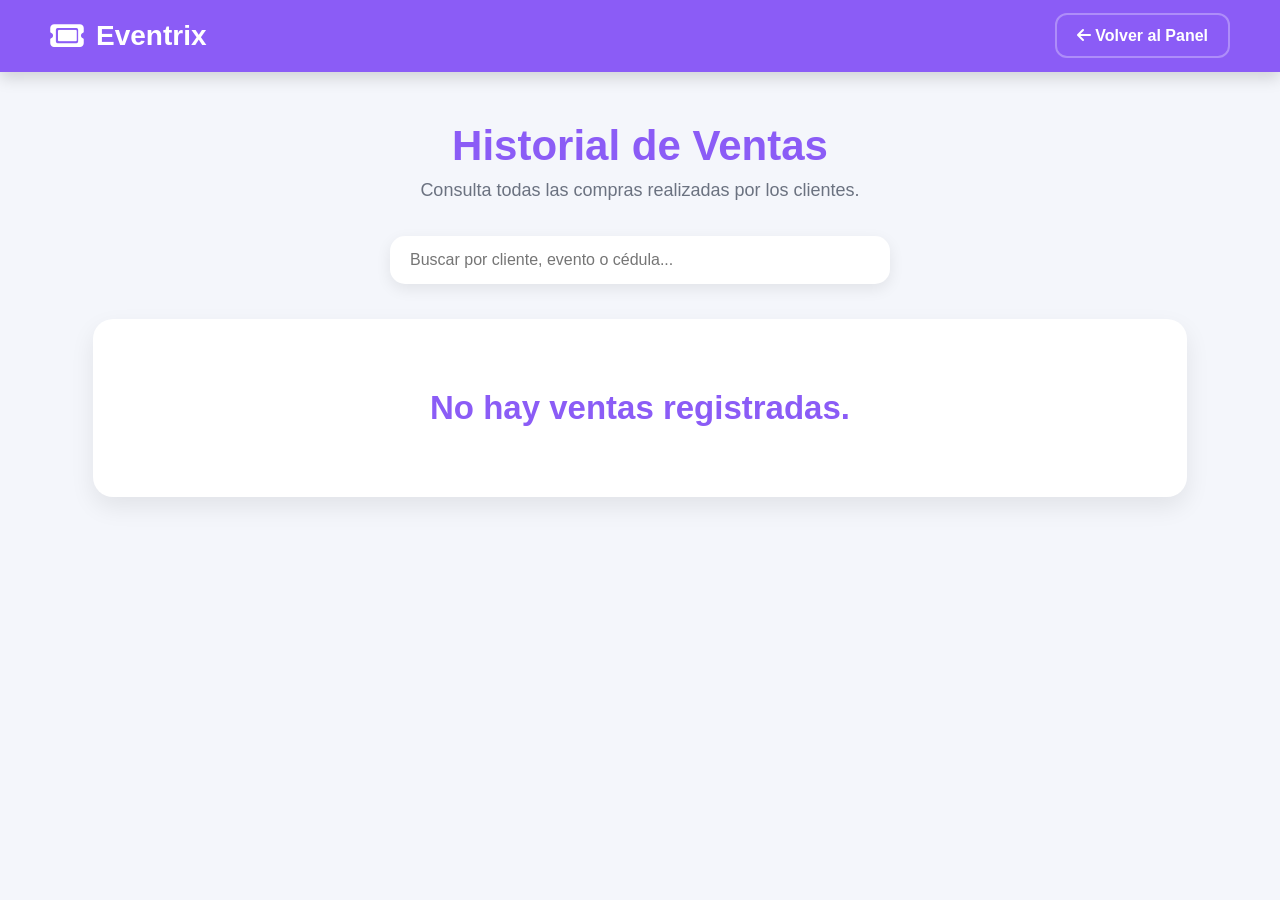
<file: historia-ventas.html>
<!DOCTYPE html>
<html lang="es">

<head>

    <meta charset="UTF-8">

    <meta
        name="viewport"
        content="width=device-width, initial-scale=1.0"
    >

    <title>Historial de Ventas</title>

    <link
        rel="stylesheet"
        href="css/styles.css"
    >
    <link rel="stylesheet" href="css/responsive.css">

    <link
        rel="stylesheet"
        href="https://cdnjs.cloudflare.com/ajax/libs/font-awesome/6.5.2/css/all.min.css"
    >

</head>

<body>

    <!--=========================
            MENÚ
    ==========================-->

    <header>

        <div class="logo">

            <i class="fa-solid fa-ticket"></i>

            <h2>Eventrix</h2>

        </div>

        <nav>

            <a href="admin.html">

                <i class="fa-solid fa-arrow-left"></i>

                Volver al Panel

            </a>

        </nav>

    </header>

    <!--=========================
          HISTORIAL
    ==========================-->

    <main>

        <section class="historial">

            <div class="titulo">

                <h1>

                    Historial de Ventas

                </h1>

                <p>

                    Consulta todas las compras realizadas por los clientes.

                </p>

            </div>

            <div class="busqueda">

                <input

                    type="text"

                    id="buscarVenta"

                    placeholder="Buscar por cliente, evento o cédula..."

                >

            </div>

            <div id="listaVentas">

                <!-- Las tarjetas se crean desde historia-ventas.js -->

            </div>

        </section>

    </main>

    <script src="js/historia-ventas.js"></script>

</body>

</html>
</file>
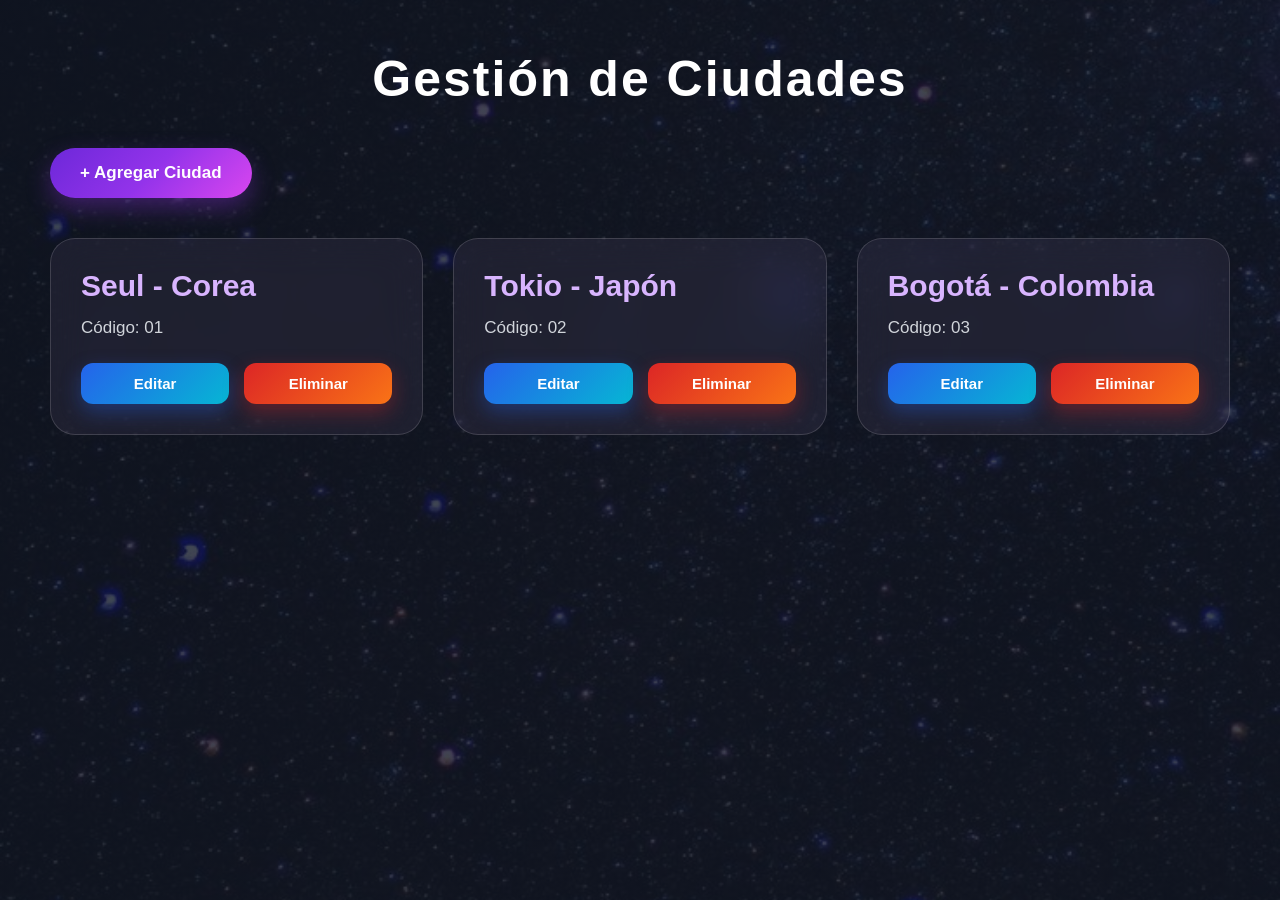
<file: html/ciudades.html>
<!DOCTYPE html>

<html lang="es">

<head>

    <meta charset="UTF-8">

    <meta
        name="viewport"
        content="width=device-width, initial-scale=1.0">

    <title>Gestión de Ciudades</title>

    <link
        rel="stylesheet"
        href="../css/evaluacion.css">

</head>

<body>

    <main class="contenedorCiudades">

        <h1>

            Gestión de Ciudades

        </h1>

        <button
            id="btnNuevaCiudad"
            class="btnNuevaCiudad">

            + Agregar Ciudad

        </button>

        <div id="listaCiudades">

        </div>

    </main>

    <!--=====================================================
                        MODAL
    ======================================================-->

    <div
        id="modalCiudad"
        class="modal oculto">

        <div class="contenidoModal">

            <h2>

                Ciudad

            </h2>

            <form id="formCiudad">

                <input
                    type="hidden"
                    id="idCiudad">

                <input
                    type="text"
                    id="codigoCiudad"
                    placeholder="Código">

                <input
                    type="text"
                    id="nombreCiudad"
                    placeholder="Nombre">

                <div class="botonesModal">

                    <button
                        type="submit">

                        Guardar

                    </button>

                    <button
                        type="button"
                        id="cerrarModal">

                        Cancelar

                    </button>

                </div>

            </form>

        </div>

    </div>

    <script src="../js/ciudades.js"></script>

</body>

</html>
</file>
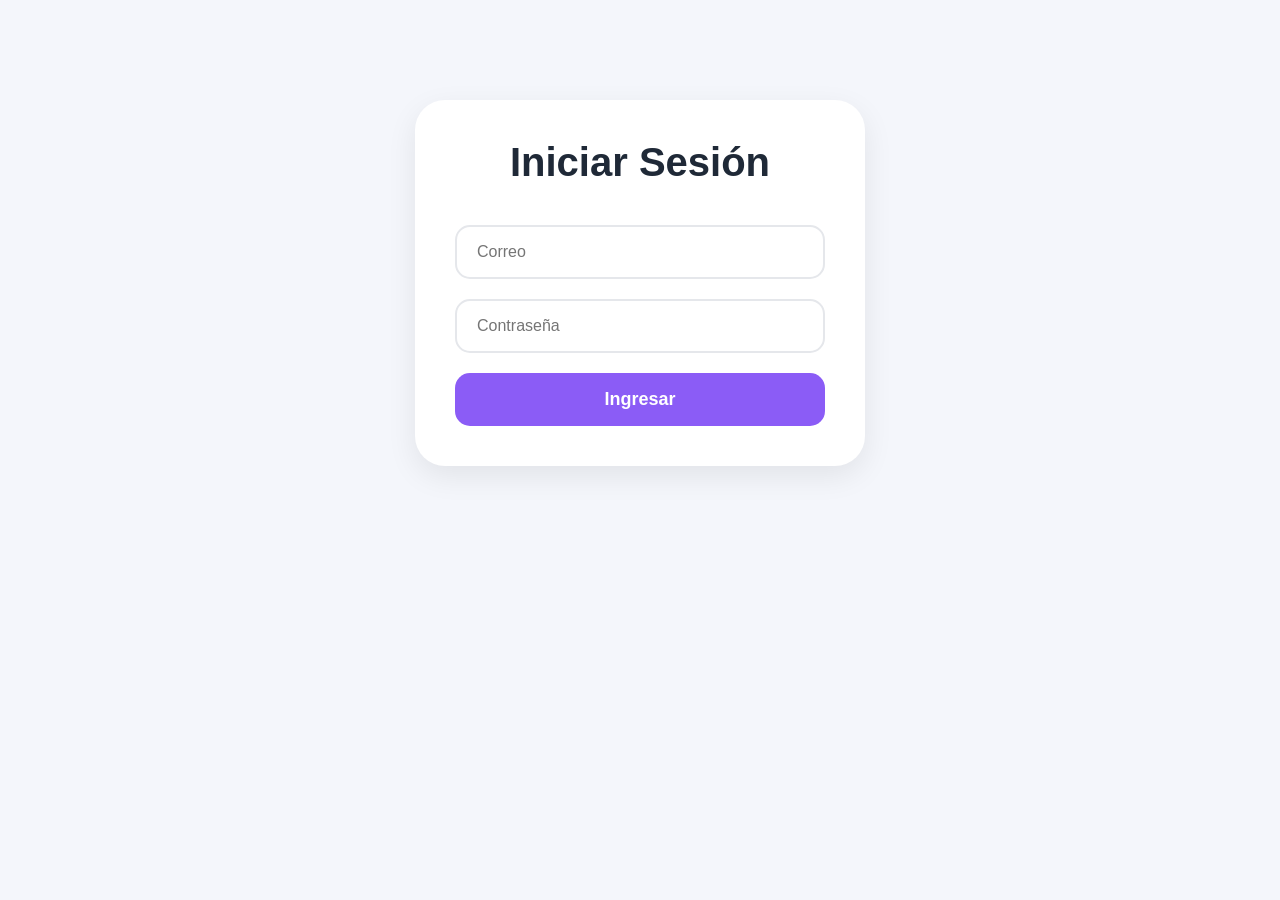
<file: Login/login.html>
<!DOCTYPE html>
<html lang="es">

<head>
    <meta charset="UTF-8">
    <title>Login</title>

    <link rel="stylesheet" href="../css/styles.css">
</head>

<body>

    <section class="login">

        <h1>Iniciar Sesión</h1>

        <input type="email" id="correo" placeholder="Correo">
        <input type="password" id="contrasena" placeholder="Contraseña">

        <button id="ingresar">
            Ingresar
        </button>

    </section>

    <script src="../js/login.js"></script>

</body>

</html>
</file>
<file: css/styles.css>
/* =======================
    GENERALES
======================= */

* {
    margin: 0;
    padding: 0;
    box-sizing: border-box;
}

body {
    font-family: Arial, Helvetica, sans-serif;
    background: #1b031d;
    color: #1f2937;
}

/* =======================
        NAVBAR
======================= */

.navbar {
    background: rgb(255, 255, 255);
    height: 80px;
    border-radius: 20px;

    display: flex;
    justify-content: space-around;
    align-items: center;

    box-shadow: 0 2px 10px rgba(0,0,0,.05);
}

.logo h2 {
    font-size: 38px;
    font-weight: bold;
}

.menu {
    list-style: none;
    display: flex;
    gap: 40px;
}

.menu a {
    text-decoration: none;
    color: #1f2937;
    font-weight: bold;
}

.acciones input {
    border: none;
    background: #f0f0f0;
    border-radius: 30px;
    padding: 12px 20px;
    width: 220px;
}

/* =======================
      PROMOCIONES
======================= */

.promociones {
    width: 90%;
    max-width: 1200px;
    margin: 40px auto;

    display: grid;
    grid-template-columns: repeat(3, 1fr);
    gap: 30px;
}

.promo {
    padding: 40px;
    border-radius: 25px;
    color: white;
}

.promo h3 {
    font-size: 38px;
    margin-bottom: 20px;
}

.promo p {
    font-size: 20px;
}

.morado {
    background: linear-gradient(
        45deg,
        #8b5cf6,
        #ffa1bd
    );
}

.azul {
    background: linear-gradient(
        45deg,
        #3b82f6,
        #25eb67
    );
}

.naranja {
    background: linear-gradient(
        45deg,
        #b116f9,
        #ea580c
    );
}

/* =======================
          HERO
======================= */

.hero {
    width: 90%;
    max-width: 1200px;
    margin: auto;

    display: grid;
    grid-template-columns: 2fr 1fr;
    gap: 30px;
}

.hero-imagen {
    position: relative;
}

.hero-imagen img {
    width: 100%;
    height: 600px;
    object-fit: cover;
    border-radius: 35px;
}

.hero-info {
    position: absolute;
    left: 40px;
    bottom: 40px;
    color: white;
}

.hero-info span {
    background: rgba(255,255,255,.2);
    padding: 10px 20px;
    border-radius: 30px;
}

.hero-info h1 {
    font-size: 80px;
    margin: 20px 0;
}

.hero-info p {
    font-size: 30px;
    margin-bottom: 25px;
}

.hero-info button {
    border: none;
    background: #8b5cf6;
    color: white;
    padding: 18px 35px;
    border-radius: 20px;
    cursor: pointer;
    font-size: 18px;
}

/* =======================
      EVENTOS LATERALES
======================= */

.eventos-laterales {
    display: flex;
    flex-direction: column;
    gap: 20px;
}

.mini-card {
    background: white;
    padding: 25px;
    border-radius: 25px;

    display: flex;
    gap: 20px;
    align-items: center;

    box-shadow: 0 5px 15px rgba(0,0,0,.05);
}

.mini-card img {
    width: 90px;
    height: 90px;
    object-fit: cover;
    border-radius: 20px;
}

.mini-card h4 {
    font-size: 28px;
    margin-bottom: 10px;
}

.mini-card p {
    color: gray;
}

.mini-card strong {
    color: #8b5cf6;
    font-size: 22px;
}

/* =======================
    PROXIMOS EVENTOS
======================= */

.proximos {
    width: 90%;
    max-width: 1200px;
    margin: 100px auto;
}

.titulo {
    text-align: center;
    margin-bottom: 60px;
}

.titulo h2 {
    font-size: 65px;
}

.contenedor-cards {
    display: grid;
    grid-template-columns:
        repeat(
            auto-fit,
            minmax(280px, 1fr)
        );

    gap: 30px;
}

.card {
    background: white;
    border-radius: 30px;
    overflow: hidden;

    box-shadow: 0 10px 25px rgba(0,0,0,.08);
}

.card img {
    width: 100%;
    height: 220px;
    object-fit: cover;
}

.contenido {
    padding: 25px;
}

.contenido span {
    color: #8b5cf6;
    font-weight: bold;
}

.contenido h3 {
    font-size: 32px;
    margin: 15px 0;
}

.contenido p {
    margin-bottom: 10px;
    color: gray;
}

.contenido h4 {
    font-size: 30px;
    margin: 20px 0;
}

.contenido button {
    width: 100%;
    border: none;
    background: #8b5cf6;
    color: white;
    padding: 15px;
    border-radius: 15px;
    cursor: pointer;
}




/* =======================
        FOOTER
======================= */

footer {
    background: white;
    padding: 50px;

    display: flex;
    justify-content: space-around;
    flex-wrap: wrap;
    gap: 40px;
}

footer h2,
footer h3 {
    margin-bottom: 20px;
}

footer a {
    display: block;
    text-decoration: none;
    color: gray;
    margin-bottom: 10px;
}




/* =======================
        LOGIN
======================= */

.login {
    width: 90%;
    max-width: 450px;
    margin: 100px auto;
    background: white;
    padding: 40px;
    border-radius: 30px;
    box-shadow: 0 10px 30px rgba(0, 0, 0, .08);

    display: flex;
    flex-direction: column;
    gap: 20px;
}

.login h1 {
    text-align: center;
    font-size: 40px;
    color: #1f2937;
    margin-bottom: 20px;
}

.login input {
    width: 100%;
    padding: 16px 20px;

    border: 2px solid #e5e7eb;
    border-radius: 15px;

    font-size: 16px;
    outline: none;

    transition: .3s;
}

.login input:focus {
    border-color: #8b5cf6;
}

.login button {
    background: #8b5cf6;
    color: white;

    border: none;
    border-radius: 15px;

    padding: 16px;
    font-size: 18px;
    font-weight: bold;

    cursor: pointer;
    transition: .3s;
}

.login button:hover {
    background: #7c3aed;
    transform: translateY(-3px);
}




/* =======================
        GENERALES
======================= */

* {
    margin: 0;
    padding: 0;
    box-sizing: border-box;
}

body {
    font-family: Arial, Helvetica, sans-serif;
    background: #f4f5f7;
    color: #1f2937;
}

/* =======================
        HEADER
======================= */

header {
    background: linear-gradient(
        135deg,
        #8b5cf6,
        #6d28d9
    );

    color: white;
    text-align: center;
    padding: 50px 20px;
}

header h1 {
    font-size: 45px;
    margin-bottom: 10px;
}

header p {
    font-size: 20px;
    opacity: .9;
}

/* =======================
        MAIN
======================= */

main {
    width: 90%;
    max-width: 1200px;
    margin: 50px auto;
}

/* =======================
      DASHBOARD
======================= */

#dashboard {
    display: grid;
    grid-template-columns:
        repeat(
            auto-fit,
            minmax(220px, 1fr)
        );

    gap: 25px;
    margin-bottom: 50px;
}

.card-dashboard {
    background: white;
    border-radius: 25px;
    padding: 35px;
    text-align: center;

    box-shadow:
        0 8px 20px
        rgba(0, 0, 0, .08);
}

.card-dashboard h3 {
    color: #6b7280;
    margin-bottom: 20px;
}

.card-dashboard span {
    font-size: 45px;
    font-weight: bold;
    color: #8b5cf6;
}

/* =======================
      FORMULARIO
======================= */

#formulario {
    background: white;
    border-radius: 30px;
    padding: 40px;

    box-shadow:
        0 8px 20px
        rgba(0, 0, 0, .08);

    margin-bottom: 50px;

    display: flex;
    flex-direction: column;
    gap: 20px;
}

#formulario h2 {
    text-align: center;
    margin-bottom: 10px;
    font-size: 35px;
}

#formulario input,
#formulario select {
    width: 100%;
    padding: 16px;

    border: 2px solid #e5e7eb;
    border-radius: 15px;

    font-size: 16px;
    outline: none;

    transition: .3s;
}

#formulario input:focus,
#formulario select:focus {
    border-color: #8b5cf6;
}

#formulario input[type="file"] {
    padding: 12px;
}

/* =======================
        BOTONES
======================= */

#formulario button {
    border: none;
    padding: 16px;
    border-radius: 15px;

    font-size: 17px;
    font-weight: bold;

    cursor: pointer;
    transition: .3s;
}

#btnGuardarEvento {
    background: #8b5cf6;
    color: white;
}

#btnGuardarEvento:hover {
    background: #7c3aed;
}

#btnActualizarEvento {
    background: #2563eb;
    color: white;
}

#btnActualizarEvento:hover {
    background: #1d4ed8;
}

#btnCancelarEdicion {
    background: #ef4444;
    color: white;
}

#btnCancelarEdicion:hover {
    background: #dc2626;
}

/* =======================
        EVENTOS
======================= */

#eventos{
    background:#fff;
    border-radius:30px;
    padding:40px;
    box-shadow:0 8px 20px rgba(0,0,0,.08);
}

/* =======================
      ENCABEZADO
======================= */

.encabezado{
    display:flex;
    justify-content:space-between;
    align-items:center;
    gap:20px;
    margin-bottom:40px;
    flex-wrap:wrap;
}

.encabezado h2{
    font-size:35px;
    color:#1f2937;
}

#buscarEvento{
    width:300px;
    padding:15px 18px;
    border:2px solid #e5e7eb;
    border-radius:15px;
    font-size:16px;
    outline:none;
    transition:.3s;
}

#buscarEvento:focus{
    border-color:#8b5cf6;
}

/* =======================
      LISTA EVENTOS
======================= */

#listaEventos{

    display:grid;

    grid-template-columns:
    repeat(auto-fit,minmax(330px,1fr));

    gap:30px;

}

/* =======================
        TARJETA
======================= */

.cardEvento{

    background:#fff;

    border-radius:22px;

    overflow:hidden;

    box-shadow:0 10px 25px rgba(0,0,0,.08);

    transition:.3s;

    display:flex;

    flex-direction:column;

}

.cardEvento:hover{

    transform:translateY(-8px);

    box-shadow:0 15px 35px rgba(0,0,0,.15);

}

/* =======================
        IMAGEN
======================= */

.cardEvento img{

    width:100%;

    height:250px;

    object-fit:cover;

    display:block;

    background:#ececec;

}

/* =======================
      INFORMACIÓN
======================= */

.infoEvento{

    padding:25px;

    display:flex;

    flex-direction:column;

    gap:8px;

}

.infoEvento h3{

    font-size:28px;

    color:#111827;

    margin-bottom:10px;

}

.infoEvento p{

    margin:0;

    color:#6b7280;

    font-size:15px;

    line-height:1.5;

}

.infoEvento strong{

    color:#111827;

}

/* Estado */

.infoEvento p:last-of-type{

    font-weight:bold;

}

/* =======================
        BOTONES
======================= */

.accionesEvento{

    display:grid;

    grid-template-columns:repeat(2,1fr);

    gap:10px;

    margin-top:20px;

}

.accionesEvento button{

    border:none;

    padding:12px;

    border-radius:12px;

    color:#fff;

    font-size:14px;

    font-weight:600;

    cursor:pointer;

    transition:.25s;

}

/* EDITAR */

.editarEvento{

    background:#3b82f6;

}

.editarEvento:hover{

    background:#2563eb;

}

/* ELIMINAR */

.eliminarEvento{

    background:#ef4444;

}

.eliminarEvento:hover{

    background:#dc2626;

}

/* PUBLICAR */

.publicarEvento{

    background:#8b5cf6;

}

.publicarEvento:hover{

    background:#7c3aed;

}

/* IMAGEN */

.imagenEvento{

    background:#10b981;

}

.imagenEvento:hover{

    background:#059669;

}




/*=========================
        MODAL
=========================*/

.modal{

    position:fixed;

    inset:0;

    background:rgba(0,0,0,.55);

    display:flex;

    justify-content:center;

    align-items:center;

    z-index:1000;

}

.oculto{

    display:none;

}

.modal-contenido{

    width:500px;

    max-height:650px;

    overflow:auto;

    background:white;

    border-radius:20px;

    padding:25px;

}

.modal-header{

    display:flex;

    justify-content:space-between;

    align-items:center;

    margin-bottom:20px;

}

.modal-header button{

    width:40px;

    height:40px;

    border:none;

    border-radius:50%;

    cursor:pointer;

}

.itemCarrito{

    display:flex;

    gap:15px;

    margin-bottom:20px;

    align-items:center;

}

.itemCarrito img{

    width:80px;

    height:80px;

    object-fit:cover;

    border-radius:12px;

}

.itemInfo{

    flex:1;

}

.itemInfo h4{

    margin-bottom:5px;

}

.itemInfo p{

    color:#666;

}

.btnEliminar{

    background:#ff4d7d;

    color:white;

    border:none;

    padding:8px 15px;

    border-radius:10px;

    cursor:pointer;

}

.totalCarrito{

    border-top:1px solid #ddd;

    margin-top:20px;

    padding-top:20px;

}

#formularioCompra{

    margin-top:25px;

    border-top:1px solid #ddd;

    padding-top:20px;

}

#formularioCompra h3{

    margin-bottom:15px;

}

#formularioCompra input{

    margin-bottom:12px;

}

#confirmarCompra{

    width:100%;

}


/*========================================
            CATEGORÍAS
========================================*/

#categorias{

    margin:40px 0;

    padding:30px;

    background:#ffffff;

    border-radius:20px;

    box-shadow:0 10px 30px rgba(85,75,200,.15);

}

#categorias h2{

    color:#4b3fc9;

    margin-bottom:25px;

    text-align:center;

    font-size:30px;

}

/*==========================
      FORMULARIO
==========================*/

.formCategoria{

    display:flex;

    flex-direction:column;

    gap:15px;

}

.formCategoria input,

.formCategoria textarea{

    padding:14px;

    border:2px solid #c9c4ff;

    border-radius:12px;

    outline:none;

    font-size:15px;

    transition:.3s;

}

.formCategoria textarea{

    resize:none;

    min-height:100px;

}

.formCategoria input:focus,

.formCategoria textarea:focus{

    border-color:#7b5cff;

    box-shadow:0 0 10px rgba(123,92,255,.25);

}

/*==========================
        BOTONES
==========================*/

.accionesCategoria{

    display:flex;

    gap:15px;

}

.accionesCategoria button{

    flex:1;

    padding:14px;

    border:none;

    border-radius:12px;

    font-size:15px;

    font-weight:bold;

    cursor:pointer;

    transition:.3s;

}

#btnGuardarCategoria{

    background:linear-gradient(135deg,#5b7fff,#925bff);

    color:white;

}

#btnGuardarCategoria:hover{

    transform:translateY(-2px);

    box-shadow:0 8px 18px rgba(91,127,255,.35);

}

#btnCancelarCategoria{

    background:#ecebff;

    color:#5643d1;

}

#btnCancelarCategoria:hover{

    background:#ddd9ff;

}

/*==========================
     LISTA CATEGORÍAS
==========================*/

#listaCategorias{

    margin-top:30px;

    display:flex;

    flex-direction:column;

    gap:15px;

}

/*==========================
      CARD
==========================*/

.cardCategoria{

    display:flex;

    justify-content:space-between;

    align-items:center;

    padding:18px 20px;

    background:linear-gradient(
        135deg,
        #f7f6ff,
        #eef3ff
    );

    border-left:6px solid #7b5cff;

    border-radius:15px;

    transition:.3s;

}

.cardCategoria:hover{

    transform:translateY(-3px);

    box-shadow:0 10px 25px rgba(95,80,255,.15);

}

.cardCategoria h3{

    color:#4b3fc9;

    margin-bottom:5px;

}

.cardCategoria p{

    color:#666;

    font-size:14px;

}

/*==========================
   BOTONES DE LA CARD
==========================*/

.cardCategoria .accionesCategoria{

    display:flex;

    gap:10px;

}

.editarCategoria{

    background:#5b7fff;

    color:white;

    border:none;

    padding:10px 16px;

    border-radius:10px;

    cursor:pointer;

    transition:.3s;

}

.editarCategoria:hover{

    background:#4666e8;

}

.eliminarCategoria{

    background:#e74c8b;

    color:white;

    border:none;

    padding:10px 16px;

    border-radius:10px;

    cursor:pointer;

    transition:.3s;

}

.eliminarCategoria:hover{

    background:#cf3373;

}


.btnCarrito{

    display:flex;

    align-items:center;

    gap:8px;

    padding:10px 18px;

    border:none;

    border-radius:10px;

    background:#6C63FF;

    color:white;

    cursor:pointer;

    font-size:18px;

    font-weight:bold;

    transition:.3s;

}

.btnCarrito:hover{

    background:#8A2BE2;

}

#contadorCarrito{

    background:white;

    color:#6C63FF;

    width:22px;

    height:22px;

    border-radius:50%;

    display:flex;

    justify-content:center;

    align-items:center;

    font-size:13px;

    font-weight:bold;

}


/*=====================================================
            HISTORIAL DE VENTAS
=====================================================*/

#ventas{

    background:#ffffff;

    padding:35px;

    border-radius:20px;

    box-shadow:0 8px 20px rgba(0,0,0,.08);

}

.encabezadoVentas{

    display:flex;

    justify-content:space-between;

    align-items:center;

    margin-bottom:25px;

}

.encabezadoVentas h2{

    color:#7c3aed;

    font-size:34px;

    font-weight:700;

}

#buscarVenta{

    width:320px;

    padding:12px 18px;

    border:2px solid #ddd;

    border-radius:12px;

    outline:none;

    font-size:15px;

}

#buscarVenta:focus{

    border-color:#7c3aed;

}

/*=====================================================
                TABLA
=====================================================*/

.contenedorTabla{

    overflow-x:auto;

    border-radius:15px;

}

.tablaVentas{

    width:100%;

    border-collapse:collapse;

    background:white;

    min-width:1100px;

}

.tablaVentas thead{

    background:#7c3aed;

    color:white;

}

.tablaVentas thead th{

    padding:18px;

    text-align:left;

    font-size:15px;

    font-weight:bold;

}

.tablaVentas tbody tr{

    border-bottom:1px solid #ececec;

    transition:.2s;

}

.tablaVentas tbody tr:nth-child(even){

    background:#fafafa;

}

.tablaVentas tbody tr:hover{

    background:#ede9fe;

}

.tablaVentas td{

    padding:15px;

    color:#444;

    font-size:14px;

}

/*=====================================================
            ESTADOS
=====================================================*/

.estadoPagado{

    background:#dcfce7;

    color:#166534;

    padding:6px 14px;

    border-radius:20px;

    font-size:13px;

    font-weight:bold;

}

.estadoPendiente{

    background:#fee2e2;

    color:#991b1b;

    padding:6px 14px;

    border-radius:20px;

    font-size:13px;

    font-weight:bold;

}

/*=====================================================
            BOTONES
=====================================================*/

.btnVer{

    background:#2563eb;

    color:white;

    border:none;

    padding:8px 15px;

    border-radius:10px;

    cursor:pointer;

    transition:.3s;

}

.btnVer:hover{

    background:#1d4ed8;

}

.btnEliminarVenta{

    background:#ef4444;

    color:white;

    border:none;

    padding:8px 15px;

    border-radius:10px;

    cursor:pointer;

    transition:.3s;

}

.btnEliminarVenta:hover{

    background:#dc2626;

}

/*=====================================================
            DASHBOARD
=====================================================*/

#dashboardVentas{

    display:grid;

    grid-template-columns:repeat(3,1fr);

    gap:25px;

    margin-bottom:35px;

}

.cardDashboard{

    background:white;

    border-left:8px solid #7c3aed;

    border-radius:18px;

    padding:25px;

    box-shadow:0 5px 15px rgba(0,0,0,.08);

}

.cardDashboard h3{

    color:#777;

    font-size:17px;

    margin-bottom:12px;

}

.cardDashboard span{

    font-size:34px;

    font-weight:bold;

    color:#7c3aed;

}


/*=====================================================
            Historial de ventas
=====================================================*/



/*=====================================================
                    GENERAL
=====================================================*/

*{
    margin:0;
    padding:0;
    box-sizing:border-box;
    font-family:"Poppins",sans-serif;
}

body{
    background:#f4f6fb;
    color:#2d3748;
}

/*=====================================================
                    HEADER
=====================================================*/

header{

    background:#8b5cf6;
    color:white;

    display:flex;
    justify-content:space-between;
    align-items:center;

    padding:20px 50px;

    box-shadow:0 6px 15px rgba(0,0,0,.15);

}

.logo{

    display:flex;
    align-items:center;
    gap:12px;

}

.logo i{

    font-size:30px;

}

.logo h2{

    font-size:28px;
    font-weight:700;

}

nav a{

    color:white;
    text-decoration:none;

    padding:12px 20px;

    border:2px solid rgba(255,255,255,.3);

    border-radius:12px;

    transition:.3s;

    font-weight:600;

}

nav a:hover{

    background:white;
    color:#8b5cf6;

}

/*=====================================================
                    CONTENEDOR
=====================================================*/

.historial{

    width:95%;
    max-width:1300px;

    margin:40px auto;

}

/*=====================================================
                    TITULO
=====================================================*/

.titulo{

    text-align:center;

    margin-bottom:35px;

}

.titulo h1{

    font-size:42px;
    color:#8b5cf6;

}

.titulo p{

    color:#6b7280;
    font-size:18px;

    margin-top:10px;

}

/*=====================================================
                    BUSCADOR
=====================================================*/

.busqueda{

    display:flex;
    justify-content:center;

    margin-bottom:35px;

}

#buscarVenta{

    width:500px;
    max-width:100%;

    padding:15px 20px;

    border:none;
    border-radius:15px;

    background:white;

    box-shadow:0 5px 15px rgba(0,0,0,.08);

    outline:none;

    font-size:16px;

}

#buscarVenta:focus{

    border:2px solid #8b5cf6;

}

/*=====================================================
                    LISTA
=====================================================*/

#listaVentas{

    display:grid;

    grid-template-columns:

        repeat(auto-fit,minmax(420px,1fr));

    gap:30px;

}

/*=====================================================
                    TARJETA
=====================================================*/

.cardVenta{

    background:white;

    border-radius:22px;

    overflow:hidden;

    box-shadow:0 10px 25px rgba(0,0,0,.08);

    transition:.3s;

}

.cardVenta:hover{

    transform:translateY(-8px);

}

/*=====================================================
            TITULO TARJETA
=====================================================*/

.tituloVenta{

    background:linear-gradient(

        135deg,

        #8b5cf6,

        #6d28d9

    );

    color:white;

    padding:20px;

}

.tituloVenta h2{

    font-size:25px;

}

/*=====================================================
            INFORMACION
=====================================================*/

.datosVenta{

    padding:25px;

}

.datosVenta p{

    display:flex;
    justify-content:space-between;

    margin:12px 0;

    padding-bottom:10px;

    border-bottom:1px solid #ececec;

    color:#4b5563;

    font-size:15px;

}

.datosVenta strong{

    color:#111827;

}

/*=====================================================
            TOTAL
=====================================================*/

.datosVenta p:last-child{

    border:none;

}

/*=====================================================
            SIN VENTAS
=====================================================*/

.sinVentas{

    background:white;

    padding:70px;

    text-align:center;

    border-radius:20px;

    color:#8b5cf6;

    font-size:22px;

    box-shadow:0 10px 25px rgba(0,0,0,.08);

}










/*=====================================================
            BOTÓN GESTIÓN DE CIUDADES
=====================================================*/

.btnCiudades{

    display: inline-block;

    padding: 15px 25px;

    margin: 10px;

    background: #610cea;

    color: white;

    text-decoration: none;

    font-weight: bold;

    border-radius: 12px;

    transition: .3s;

    box-shadow:
        0 6px 15px
        rgba(0,0,0,.15);

}

.btnCiudades:hover{

    background: #e700a2;

    transform: translateY(-3px);

}
</file>
<file: css/responsive.css>
/* =======================
      RESPONSIVE
======================= */

@media (max-width: 900px) {

        .promociones {
                grid-template-columns: 1fr;
        }

        .hero {
                grid-template-columns: 1fr;
        }

        .navbar {
                flex-direction: column;
                height: auto;
                padding: 20px;
                gap: 20px;
        }

        .menu {
                flex-wrap: wrap;
                justify-content: center;
        }

        .titulo h2 {
                font-size: 45px;
        }

        .hero-info h1 {
                font-size: 55px;
        }

        .hero-info p {
                font-size: 22px;
        }
}


/* =======================
      RESPONSIVE LOgin
======================= */

@media (max-width: 600px) {

        .login {
                padding: 30px;
                margin: 60px 20px;
        }

        .login h1 {
                font-size: 30px;
        }

        .login input,
        .login button {
                padding: 14px;
                font-size: 16px;
        }
}


/* =======================
      RESPONSIVE ADMINISTRADOR
======================= */

@media (max-width: 768px) {

        header h1 {
                font-size: 35px;
        }

        .encabezado {
                flex-direction: column;
                align-items: stretch;
        }

        #buscarEvento {
                width: 100%;
        }

        #formulario,
        #eventos {
                padding: 25px;
        }
}

@media (max-width: 500px) {

        header h1 {
                font-size: 28px;
        }

        .card-dashboard span {
                font-size: 35px;
        }

        #formulario h2,
        .encabezado h2 {
                font-size: 28px;
        }

        .acciones-card {
                flex-direction: column;
        }
}


/* =======================
      RESPONSIVE EVENTOS
======================= */

@media (max-width: 1200px) {

        #listaEventos {

                grid-template-columns: repeat(2, 1fr);

        }

}

@media (max-width:900px) {

        #dashboard {

                grid-template-columns: 1fr;

        }

        #listaEventos {

                grid-template-columns: 1fr;

        }

        .card-evento {

                max-width: 450px;
                margin: auto;

        }

}

@media (max-width:700px) {

        #formulario {

                padding: 20px;

        }

        #formulario input,
        #formulario select,
        #formulario button {

                width: 100%;

        }

        .card-evento img {

                height: 220px;

        }

}

@media (max-width:500px) {

        #listaEventos {

                grid-template-columns: 1fr;

        }

        .card-evento {

                width: 100%;

        }

        .card-evento img {

                height: 180px;

        }

        .acciones-card {

                flex-direction: column;

        }

        .btn-editar,
        .btn-eliminar {

                width: 100%;

        }

}

#listaEventos {

        display: grid;
        grid-template-columns: repeat(auto-fit, minmax(320px, 1fr));
        gap: 25px;

}

.card-evento {

        background: #fff;
        border-radius: 15px;
        overflow: hidden;
        box-shadow: 0 10px 20px rgba(0, 0, 0, .15);

}

.card-evento img {

        width: 100%;
        height: 220px;
        object-fit: cover;
        display: block;

}


/* =======================
      RESPONSIVE
======================= */

@media(max-width:768px){

        #eventos{
    
            padding:25px;
    
        }
    
        .encabezado{
    
            flex-direction:column;
    
            align-items:flex-start;
    
        }
    
        #buscarEvento{
    
            width:100%;
    
        }
    
        .accionesEvento{
    
            grid-template-columns:1fr;
    
        }
    
    }


/*=====================================================
            RESPONSIVE
=====================================================*/

@media(max-width:900px){

        header{
    
            flex-direction:column;
    
            gap:20px;
    
            text-align:center;
    
        }
    
        #listaVentas{
    
            grid-template-columns:1fr;
    
        }
    
    }
    
    @media(max-width:600px){
    
        .titulo h1{
    
            font-size:32px;
    
        }
    
        .datosVenta p{
    
            flex-direction:column;
    
            gap:5px;
    
        }
    
    }


/*=====================================================
                RESPONSIVE
=====================================================*/

@media(max-width:768px){

        .filtros{
    
            flex-direction:column;
    
            align-items:stretch;
    
        }
    
        .filtros input,
    
        .filtros select{
    
            width:100%;
    
            min-width:100%;
    
        }
    
    }
</file>
<file: css/evaluacion.css>
/*=====================================================
                    GENERAL
=====================================================*/

*{

    margin:0;

    padding:0;

    box-sizing:border-box;

    font-family:'Poppins',sans-serif;

}

body{

    background:
        linear-gradient(
            rgba(17,24,39,.80),
            rgba(17,24,39,.80)
        ),
        url("../img/Fondo.jpg");

    background-size: cover;

    background-position: center;

    background-repeat: no-repeat;

    background-attachment: fixed;

    min-height: 100vh;

    padding: 50px;

}

/*=====================================================
                CONTENEDOR
=====================================================*/

.contenedorCiudades{

    max-width:1300px;

    margin:auto;

}

.contenedorCiudades h1{

    text-align:center;

    font-size:50px;

    color:white;

    margin-bottom:40px;

    letter-spacing:2px;

}

/*=====================================================
                BOTÓN NUEVA CIUDAD
=====================================================*/

.btnNuevaCiudad{

    background:linear-gradient(135deg,#6d28d9,#9333ea,#d946ef);

    color:white;

    border:none;

    padding:15px 30px;

    border-radius:50px;

    font-size:17px;

    font-weight:600;

    cursor:pointer;

    transition:.35s;

    margin-bottom:40px;

    box-shadow:0 10px 25px rgba(147,51,234,.35);

}

.btnNuevaCiudad:hover{

    background:linear-gradient(135deg,#7c3aed,#a855f7,#e879f9);

    transform:translateY(-4px) scale(1.03);

    box-shadow:0 18px 35px rgba(217,70,239,.45);

}

/*=====================================================
                LISTA
=====================================================*/

#listaCiudades{

    display:grid;

    grid-template-columns:repeat(auto-fit,minmax(330px,1fr));

    gap:30px;

}

/*=====================================================
                TARJETAS
=====================================================*/

.cardCiudad{

    background:rgba(197, 162, 230, 0.08);

    backdrop-filter:blur(18px);

    border:1px solid rgba(255,255,255,.15);

    border-radius:25px;

    padding:30px;

    transition:.3s;

    color:white;

}

.cardCiudad:hover{

    transform:translateY(-10px);

    box-shadow:0 20px 40px rgba(0,0,0,.35);

}

.cardCiudad h3{

    font-size:30px;

    margin-bottom:15px;

    color:#d8b4fe;

}

.cardCiudad p{

    color:#d1d5db;

    font-size:17px;

    margin-bottom:25px;

}

/*=====================================================
                BOTONES
=====================================================*/

.botonesCiudad{

    display:flex;

    gap:15px;

}

.btnEditar,

.btnEliminar{

    flex:1;

    padding:12px;

    border:none;

    border-radius:12px;

    font-size:15px;

    font-weight:600;

    cursor:pointer;

    transition:.35s;

    color:white;

}

/* EDITAR */

.btnEditar{

    background:linear-gradient(135deg,#2563eb,#06b6d4);

    box-shadow:0 8px 20px rgba(37,99,235,.35);

}

.btnEditar:hover{

    background:linear-gradient(135deg,#3b82f6,#22d3ee);

    transform:translateY(-3px);

    box-shadow:0 12px 25px rgba(34,211,238,.45);

}

/* ELIMINAR */

.btnEliminar{

    background:linear-gradient(135deg,#dc2626,#f97316);

    box-shadow:0 8px 20px rgba(220,38,38,.35);

}

.btnEliminar:hover{

    background:linear-gradient(135deg,#ef4444,#fb923c);

    transform:translateY(-3px);

    box-shadow:0 12px 25px rgba(251,146,60,.45);

}

/*=====================================================
                MODAL
=====================================================*/

.modal{

    position:fixed;

    inset:0;

    background:rgba(0,0,0,.65);

    display:flex;

    justify-content:center;

    align-items:center;

}

.oculto{

    display:none;

}

.contenidoModal{

    width:430px;

    background:#1f2937;

    border-radius:25px;

    padding:35px;

    color:white;

    box-shadow:0 25px 50px rgba(0,0,0,.4);

}

.contenidoModal h2{

    text-align:center;

    margin-bottom:25px;

    color:#c084fc;

}

.contenidoModal input{

    width:100%;

    padding:15px;

    margin-bottom:18px;

    border:none;

    border-radius:12px;

    background:#374151;

    color:white;

    font-size:15px;

}

.contenidoModal input::placeholder{

    color:#cbd5e1;

}

.contenidoModal input:focus{

    outline:2px solid #8b5cf6;

}

/*=====================================================
                BOTONES MODAL
=====================================================*/

.botonesModal{

    display:flex;

    gap:15px;

}

.botonesModal button{

    flex:1;

    padding:14px;

    border:none;

    border-radius:12px;

    font-size:15px;

    font-weight:600;

    cursor:pointer;

    transition:.35s;

}

/* GUARDAR */

.botonesModal button[type="submit"]{

    background:linear-gradient(135deg,#6d28d9,#d946ef);

    color:white;

    box-shadow:0 8px 20px rgba(147,51,234,.35);

}

.botonesModal button[type="submit"]:hover{

    background:linear-gradient(135deg,#7c3aed,#e879f9);

    transform:translateY(-3px);

    box-shadow:0 12px 25px rgba(217,70,239,.45);

}

/* CANCELAR */

#cerrarModal{

    background:linear-gradient(135deg,#dc2626,#f97316);

    color:white;

    box-shadow:0 8px 20px rgba(220,38,38,.35);

}

#cerrarModal:hover{

    background:linear-gradient(135deg,#ef4444,#fb923c);

    transform:translateY(-3px);

    box-shadow:0 12px 25px rgba(251,146,60,.45);

}

/*=====================================================
                RESPONSIVE
=====================================================*/

@media(max-width:768px){

    body{

        padding:20px;

    }

    .contenedorCiudades h1{

        font-size:36px;

    }

    #listaCiudades{

        grid-template-columns:1fr;

    }

    .contenidoModal{

        width:95%;

    }

}
</file>
